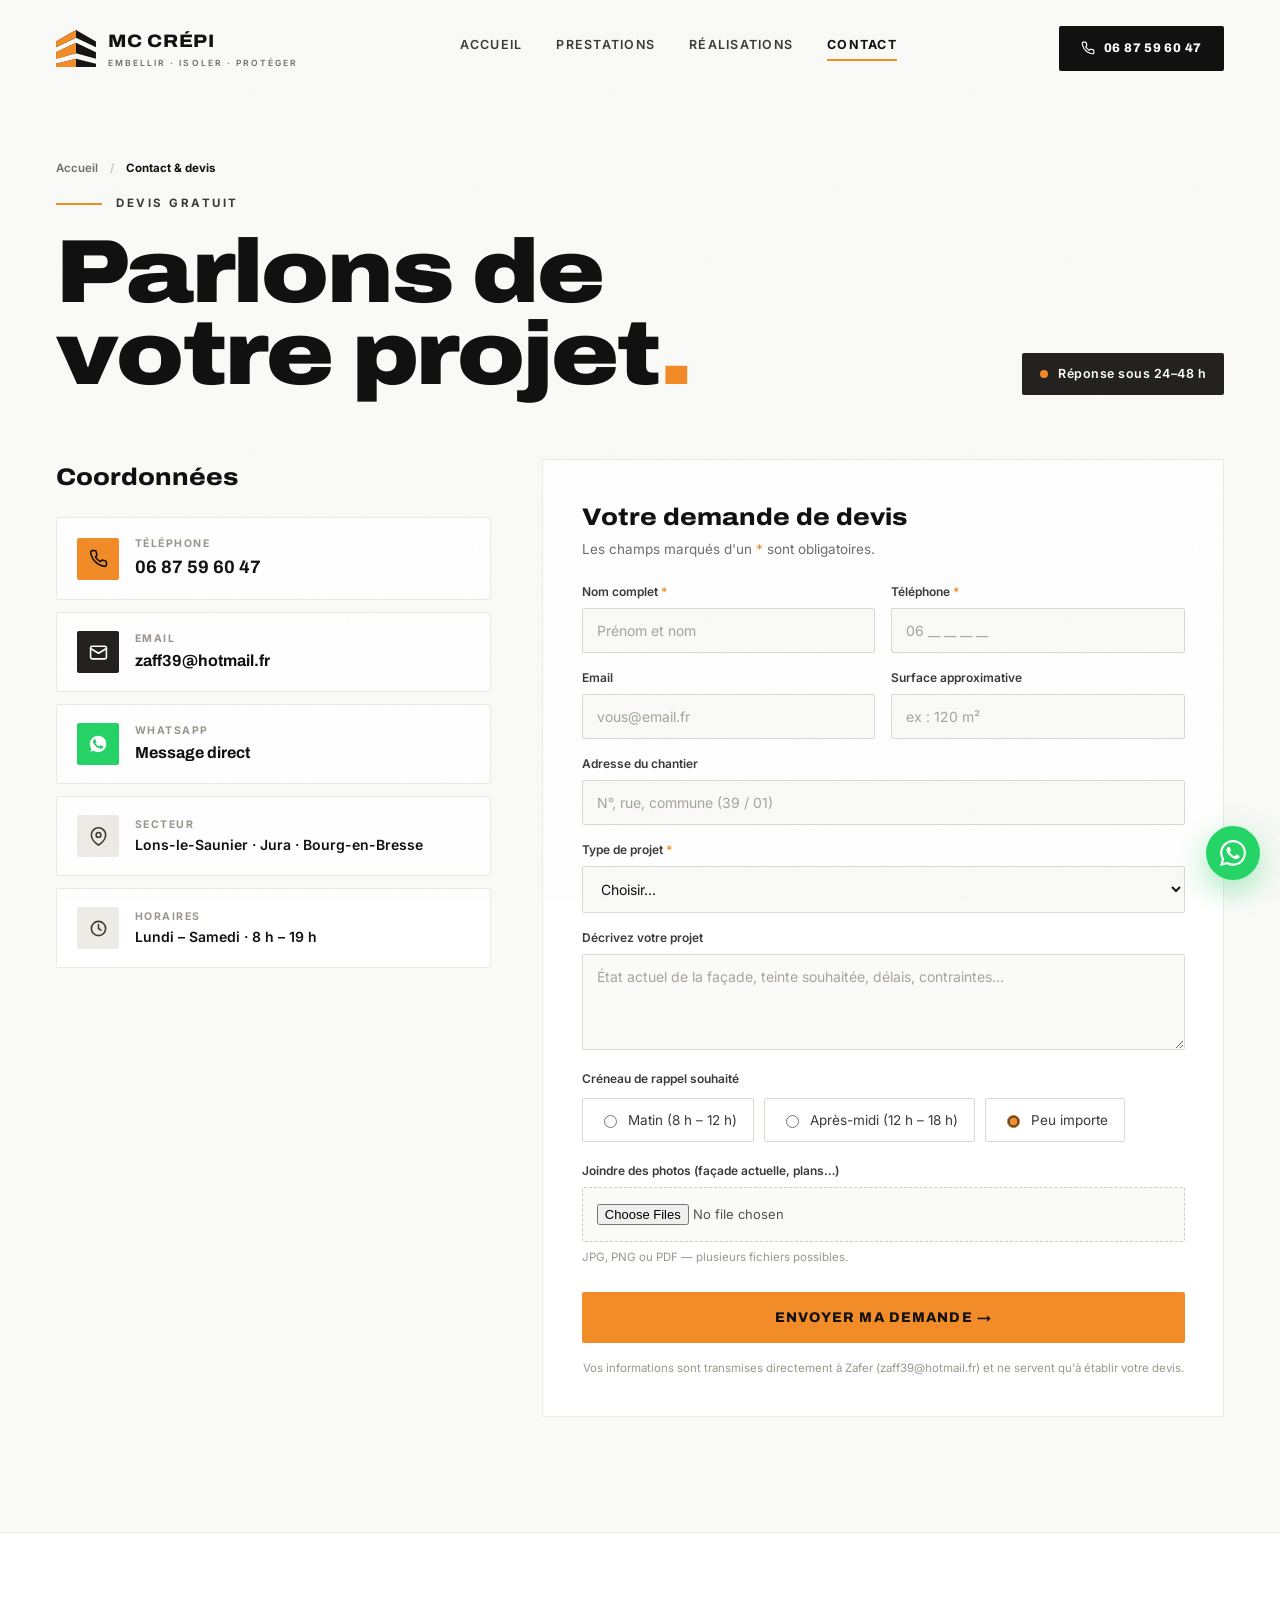
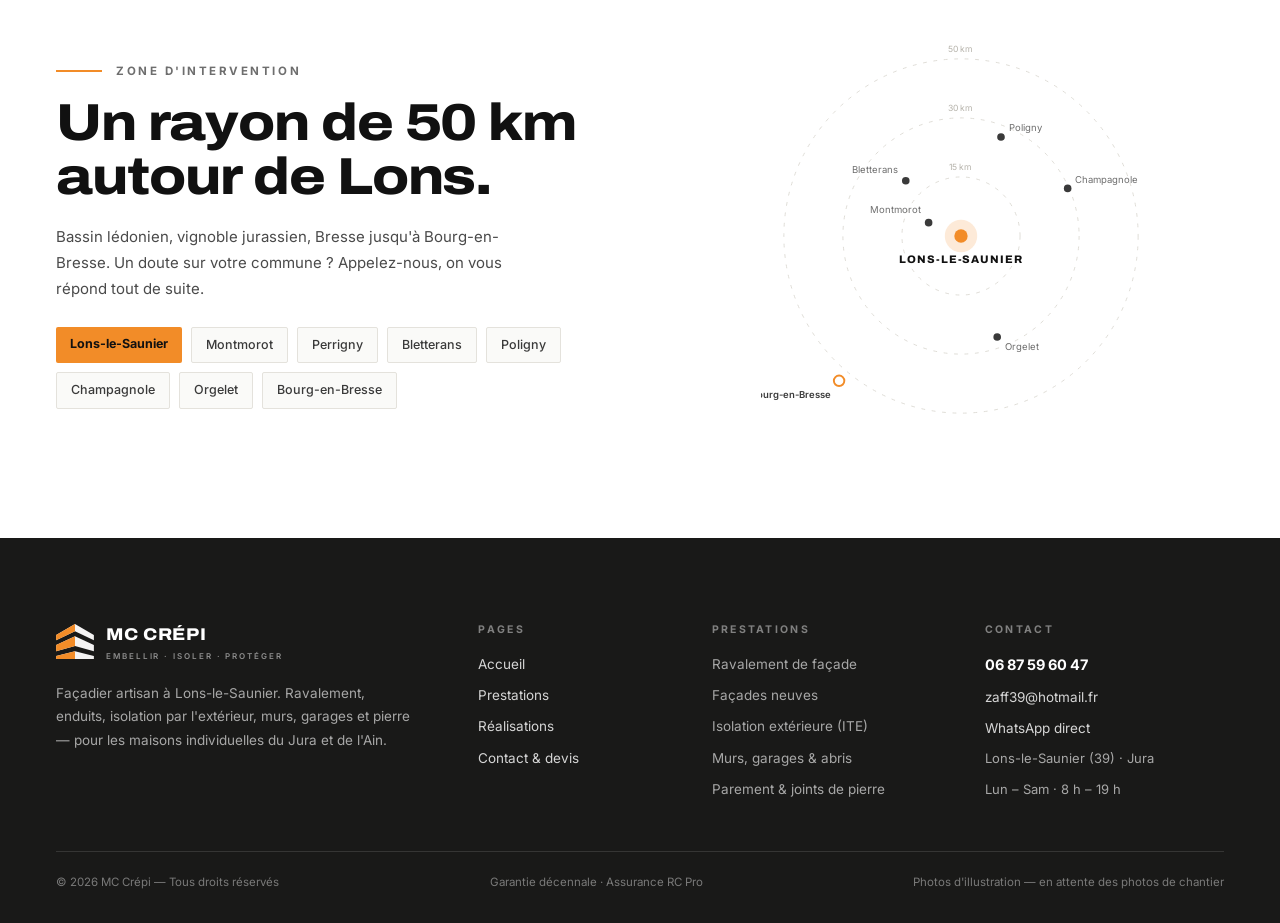
<file: site/contact.html>
<!DOCTYPE html>
<html lang="fr">
<head>
<meta charset="utf-8">
<meta name="viewport" content="width=device-width, initial-scale=1">
<title>Contact &amp; devis — MC Crépi, façadier à Lons-le-Saunier | 06 87 59 60 47</title>
<meta content="Demandez votre devis gratuit à MC Crépi, façadier à Lons-le-Saunier. Téléphone 06 87 59 60 47, email zaff39@hotmail.fr, WhatsApp. Réponse sous 24–48 h. Jura et Bourg-en-Bresse." name="description"/>
<link href="https://fonts.googleapis.com" rel="preconnect"/>
<link crossorigin="anonymous" href="https://fonts.gstatic.com" rel="preconnect"/>
<link href="https://fonts.googleapis.com/css2?family=Archivo:wdth,wght@62..125,100..900&amp;family=Inter:wght@400;500;600;700&amp;display=swap" rel="stylesheet"/>
<link rel="stylesheet" href="assets/site.css">
</head>
<body>
<div style="font-family:Inter,system-ui,sans-serif;background:#FAFAF8;color:#1A1A1A;overflow-x:clip;font-size:16px;line-height:1.5">
<header id="mc-header" style="position:fixed;top:0;left:0;right:0;z-index:100;display:flex;align-items:center;justify-content:space-between;gap:24px;padding:26px clamp(20px,4.5vw,56px);transition:padding .35s ease,background .35s ease,box-shadow .35s ease">
<a href="index.html" style="display:flex;align-items:center;gap:12px">
<svg aria-hidden="true" height="37" viewbox="100.7 87.3 173.6 160.8" width="40"><path d="M 274.222656 234.4375 L 274.222656 247.976562 L 100.773438 247.976562 L 100.773438 234.4375 L 187.496094 211.984375 Z M 274.222656 183.476562 L 274.222656 212.769531 L 187.496094 188.28125 L 100.773438 212.769531 L 100.773438 183.476562 L 187.496094 143.140625 Z M 100.773438 162.453125 L 187.496094 121.054688 L 274.222656 162.453125 L 274.222656 137.457031 L 187.496094 87.371094 L 100.773438 137.457031 Z" fill-rule="evenodd" style="fill:#161513"></path><path d="M 187.496094 211.984375 L 187.496094 247.976562 L 100.773438 247.976562 L 100.773438 234.4375 Z M 187.496094 143.183594 L 187.496094 188.324219 L 100.773438 212.8125 L 100.773438 183.519531 Z M 100.773438 162.453125 L 187.496094 121.054688 L 187.496094 87.371094 L 100.773438 137.457031 Z" fill-rule="evenodd" style="fill:var(--accent,#F28C28)"></path></svg>
<span style="display:flex;flex-direction:column;gap:2px">
<span style="font-family:Archivo,sans-serif;font-weight:800;font-stretch:112%;font-size:18px;letter-spacing:0.04em;color:#111">MC CRÉPI</span>
<span style="font-size:8.5px;font-weight:600;letter-spacing:0.24em;color:#6E6E6E">EMBELLIR · ISOLER · PROTÉGER</span>
</span>
</a>
<div class="mc-only-desktop">
<nav style="display:flex;align-items:center;gap:34px">
<a href="index.html" style="font-size:12.5px;font-weight:600;letter-spacing:0.1em;color:#3A3A3A;border-bottom:2px solid transparent;padding-bottom:4px">ACCUEIL</a>
<a href="prestations.html" style="font-size:12.5px;font-weight:600;letter-spacing:0.1em;color:#3A3A3A;border-bottom:2px solid transparent;padding-bottom:4px">PRESTATIONS</a>
<a href="realisations.html" style="font-size:12.5px;font-weight:600;letter-spacing:0.1em;color:#3A3A3A;border-bottom:2px solid transparent;padding-bottom:4px">RÉALISATIONS</a>
<a href="contact.html" style="font-size:12.5px;font-weight:700;letter-spacing:0.1em;color:#111;border-bottom:2px solid var(--accent,#F28C28);padding-bottom:4px">CONTACT</a>
</nav>
</div>
<div class="mc-only-desktop">
<a href="tel:+33687596047" style="display:flex;align-items:center;gap:9px;background:#111;color:#FFFFFF;padding:13px 22px;border-radius:2px;font-family:Archivo,sans-serif;font-weight:800;font-size:12.5px;letter-spacing:0.06em" style-hover="background:#000;color:#FFFFFF;transform:translateY(-1px)"><svg fill="none" height="14" stroke="currentColor" stroke-linecap="round" stroke-linejoin="round" stroke-width="2" viewbox="0 0 24 24" width="14"><path d="M22 16.92v3a2 2 0 0 1-2.18 2 19.79 19.79 0 0 1-8.63-3.07 19.5 19.5 0 0 1-6-6 19.79 19.79 0 0 1-3.07-8.67A2 2 0 0 1 4.11 2h3a2 2 0 0 1 2 1.72c.127.96.361 1.903.7 2.81a2 2 0 0 1-.45 2.11L8.09 9.91a16 16 0 0 0 6 6l1.27-1.27a2 2 0 0 1 2.11-.45c.907.339 1.85.573 2.81.7A2 2 0 0 1 22 16.92z"></path></svg>06 87 59 60 47</a>
</div>
<div class="mc-only-mobile">
<button aria-label="Menu" data-mc="toggle-menu" style="width:44px;height:44px;display:flex;flex-direction:column;align-items:center;justify-content:center;gap:5px;background:transparent;border:1px solid #DDDBD5;border-radius:2px;cursor:pointer;padding:0">
<span style="width:18px;height:2px;background:#111;display:block"></span>
<span style="width:18px;height:2px;background:var(--accent,#F28C28);display:block"></span>
<span style="width:18px;height:2px;background:#111;display:block"></span>
</button>
</div>
</header>

<div id="mc-menu" style="position:fixed;inset:0;z-index:99;background:#FAFAF8;display:none;flex-direction:column;justify-content:center;padding:0 32px;gap:6px">
<a href="index.html" style="font-family:Archivo,sans-serif;font-weight:900;font-stretch:112%;font-size:36px;color:#111;padding:10px 0;border-bottom:1px solid #ECEAE5">Accueil</a>
<a href="prestations.html" style="font-family:Archivo,sans-serif;font-weight:900;font-stretch:112%;font-size:36px;color:#111;padding:10px 0;border-bottom:1px solid #ECEAE5">Prestations</a>
<a href="realisations.html" style="font-family:Archivo,sans-serif;font-weight:900;font-stretch:112%;font-size:36px;color:#111;padding:10px 0;border-bottom:1px solid #ECEAE5">Réalisations</a>
<a href="contact.html" style="font-family:Archivo,sans-serif;font-weight:900;font-stretch:112%;font-size:36px;color:var(--accent,#F28C28);padding:10px 0;border-bottom:1px solid #ECEAE5">Contact</a>
<div style="display:flex;flex-wrap:wrap;gap:12px;margin-top:26px">
<a href="tel:+33687596047" style="background:#111;color:#fff;padding:16px 24px;border-radius:2px;font-weight:700;font-size:14px">06 87 59 60 47</a>
<a href="https://wa.me/33687596047" rel="noopener" style="background:#25D366;color:#fff;padding:16px 24px;border-radius:2px;font-weight:700;font-size:14px" target="_blank">WhatsApp</a>
</div>
</div>

<section data-screen-label="Contact — Hero" style="padding:160px clamp(20px,4.5vw,56px) 20px;background:#FAFAF8">
<div style="max-width:1500px;margin:0 auto">
<div style="display:flex;align-items:center;gap:12px;margin-bottom:18px;font-size:11.5px;font-weight:600;color:#6E6E6E">
<a href="index.html" style="color:#6E6E6E">Accueil</a><span style="color:#C7C4BD">/</span><span style="color:#111;font-weight:700">Contact &amp; devis</span>
</div>
<div style="display:flex;flex-wrap:wrap;align-items:flex-end;justify-content:space-between;gap:26px">
<div>
<div style="display:flex;align-items:center;gap:14px;margin-bottom:18px"><span style="width:46px;height:2px;background:var(--accent,#F28C28);display:block"></span><span style="font-size:11.5px;font-weight:700;letter-spacing:0.22em;color:#3A3A3A">DEVIS GRATUIT</span></div>
<h1 style="margin:0;font-family:Archivo,sans-serif;font-weight:900;font-stretch:116%;font-size:clamp(44px,7vw,104px);line-height:0.92;letter-spacing:-0.025em;color:#111">Parlons de<br/>votre projet<span style="color:var(--accent,#F28C28)">.</span></h1>
</div>
<div style="display:inline-flex;align-items:center;gap:10px;background:#232220;color:#FFFFFF;padding:12px 18px;border-radius:2px">
<span style="width:8px;height:8px;border-radius:50%;background:var(--accent,#F28C28);display:block"></span>
<span style="font-size:12.5px;font-weight:600;letter-spacing:0.04em">Réponse sous 24–48 h</span>
</div>
</div>
</div>
</section>
<section data-screen-label="Contact + Formulaire" style="padding:44px clamp(20px,4.5vw,56px) clamp(70px,9vw,120px);background:#FAFAF8">
<div style="max-width:1500px;margin:0 auto;display:flex;flex-wrap:wrap;gap:clamp(32px,4vw,64px);align-items:flex-start">
<div style="flex:1 1 340px;min-width:300px;position:sticky;top:110px">
<h2 style="margin:0 0 22px;font-family:Archivo,sans-serif;font-weight:800;font-stretch:112%;font-size:24px;color:#111">Coordonnées</h2>
<div style="display:flex;flex-direction:column;gap:12px">
<a href="tel:+33687596047" style="display:flex;align-items:center;gap:16px;background:#FFFFFF;border:1px solid #ECEAE5;padding:18px 20px;border-radius:2px" style-hover="border-color:var(--accent,#F28C28);transform:translateX(3px)">
<span style="width:42px;height:42px;flex:none;border-radius:2px;background:var(--accent,#F28C28);display:flex;align-items:center;justify-content:center"><svg fill="none" height="19" stroke="#111" stroke-linecap="round" stroke-linejoin="round" stroke-width="2" viewbox="0 0 24 24" width="19"><path d="M22 16.92v3a2 2 0 0 1-2.18 2 19.79 19.79 0 0 1-8.63-3.07 19.5 19.5 0 0 1-6-6 19.79 19.79 0 0 1-3.07-8.67A2 2 0 0 1 4.11 2h3a2 2 0 0 1 2 1.72c.127.96.361 1.903.7 2.81a2 2 0 0 1-.45 2.11L8.09 9.91a16 16 0 0 0 6 6l1.27-1.27a2 2 0 0 1 2.11-.45c.907.339 1.85.573 2.81.7A2 2 0 0 1 22 16.92z"></path></svg></span>
<span style="display:flex;flex-direction:column;gap:2px"><span style="font-size:10.5px;font-weight:700;letter-spacing:0.14em;color:#9A968F">TÉLÉPHONE</span><span style="font-family:Archivo,sans-serif;font-weight:700;font-size:18px;color:#111">06 87 59 60 47</span></span>
</a>
<a href="mailto:zaff39@hotmail.fr" style="display:flex;align-items:center;gap:16px;background:#FFFFFF;border:1px solid #ECEAE5;padding:18px 20px;border-radius:2px" style-hover="border-color:var(--accent,#F28C28);transform:translateX(3px)">
<span style="width:42px;height:42px;flex:none;border-radius:2px;background:#232220;display:flex;align-items:center;justify-content:center"><svg fill="none" height="19" stroke="#FFFFFF" stroke-linecap="round" stroke-linejoin="round" stroke-width="2" viewbox="0 0 24 24" width="19"><rect height="16" rx="2" width="20" x="2" y="4"></rect><path d="M22 7l-10 6L2 7"></path></svg></span>
<span style="display:flex;flex-direction:column;gap:2px"><span style="font-size:10.5px;font-weight:700;letter-spacing:0.14em;color:#9A968F">EMAIL</span><span style="font-family:Archivo,sans-serif;font-weight:700;font-size:16px;color:#111">zaff39@hotmail.fr</span></span>
</a>
<a href="https://wa.me/33687596047" rel="noopener" style="display:flex;align-items:center;gap:16px;background:#FFFFFF;border:1px solid #ECEAE5;padding:18px 20px;border-radius:2px" style-hover="border-color:#25D366;transform:translateX(3px)" target="_blank">
<span style="width:42px;height:42px;flex:none;border-radius:2px;background:#25D366;display:flex;align-items:center;justify-content:center"><svg fill="#FFFFFF" height="20" viewbox="0 0 24 24" width="20"><path d="M17.472 14.382c-.297-.149-1.758-.867-2.03-.967-.273-.099-.471-.148-.67.15-.197.297-.767.966-.94 1.164-.173.199-.347.223-.644.075-.297-.15-1.255-.463-2.39-1.475-.883-.788-1.48-1.761-1.653-2.059-.173-.297-.018-.458.13-.606.134-.133.297-.347.446-.52.149-.174.198-.298.297-.497.1-.198.05-.371-.025-.52-.075-.149-.669-1.612-.916-2.207-.242-.579-.487-.5-.669-.51-.173-.008-.371-.01-.57-.01-.198 0-.52.074-.792.372-.272.297-1.04 1.016-1.04 2.479 0 1.462 1.065 2.875 1.213 3.074.149.198 2.096 3.2 5.077 4.487.709.306 1.262.489 1.694.625.712.227 1.36.195 1.871.118.571-.085 1.758-.719 2.006-1.413.248-.694.248-1.289.173-1.413-.074-.124-.272-.198-.57-.347m-5.421 7.403h-.004a9.87 9.87 0 01-5.031-1.378l-.361-.214-3.741.982.998-3.648-.235-.374a9.86 9.86 0 01-1.51-5.26c.001-5.45 4.436-9.884 9.888-9.884 2.64 0 5.122 1.03 6.988 2.898a9.825 9.825 0 012.893 6.994c-.003 5.45-4.437 9.884-9.885 9.884"></path></svg></span>
<span style="display:flex;flex-direction:column;gap:2px"><span style="font-size:10.5px;font-weight:700;letter-spacing:0.14em;color:#9A968F">WHATSAPP</span><span style="font-family:Archivo,sans-serif;font-weight:700;font-size:16px;color:#111">Message direct</span></span>
</a>
<div style="display:flex;align-items:center;gap:16px;background:#FFFFFF;border:1px solid #ECEAE5;padding:18px 20px;border-radius:2px">
<span style="width:42px;height:42px;flex:none;border-radius:2px;background:#EDEBE6;display:flex;align-items:center;justify-content:center"><svg fill="none" height="19" stroke="#3A3A3A" stroke-linecap="round" stroke-linejoin="round" stroke-width="2" viewbox="0 0 24 24" width="19"><path d="M21 10c0 7-9 13-9 13s-9-6-9-13a9 9 0 0 1 18 0z"></path><circle cx="12" cy="10" r="3"></circle></svg></span>
<span style="display:flex;flex-direction:column;gap:2px"><span style="font-size:10.5px;font-weight:700;letter-spacing:0.14em;color:#9A968F">SECTEUR</span><span style="font-size:14px;font-weight:600;color:#111">Lons-le-Saunier · Jura · Bourg-en-Bresse</span></span>
</div>
<div style="display:flex;align-items:center;gap:16px;background:#FFFFFF;border:1px solid #ECEAE5;padding:18px 20px;border-radius:2px">
<span style="width:42px;height:42px;flex:none;border-radius:2px;background:#EDEBE6;display:flex;align-items:center;justify-content:center"><svg fill="none" height="19" stroke="#3A3A3A" stroke-linecap="round" stroke-linejoin="round" stroke-width="2" viewbox="0 0 24 24" width="19"><circle cx="12" cy="12" r="9"></circle><path d="M12 7v5l3 2"></path></svg></span>
<span style="display:flex;flex-direction:column;gap:2px"><span style="font-size:10.5px;font-weight:700;letter-spacing:0.14em;color:#9A968F">HORAIRES</span><span style="font-size:14px;font-weight:600;color:#111">Lundi – Samedi · 8 h – 19 h</span></span>
</div>
</div>
</div>
<div style="flex:1.5 1 460px;min-width:300px;background:#FFFFFF;border:1px solid #ECEAE5;padding:clamp(24px,3vw,40px)">
<div id="mc-form-sent" style="display:none">
<div style="display:flex;flex-direction:column;align-items:flex-start;gap:14px;padding:20px 0">
<span style="width:54px;height:54px;border-radius:50%;background:var(--accent,#F28C28);display:flex;align-items:center;justify-content:center"><svg fill="none" height="26" stroke="#111" stroke-linecap="round" stroke-linejoin="round" stroke-width="3" viewbox="0 0 24 24" width="26"><path d="M20 6L9 17l-5-5"></path></svg></span>
<h2 style="margin:0;font-family:Archivo,sans-serif;font-weight:800;font-size:26px;color:#111">Demande envoyée, merci !</h2>
<p style="margin:0;font-size:15px;line-height:1.7;color:#55524C;max-width:440px">Zafer revient vers vous sous 24 à 48 h avec un devis. Besoin d'une réponse plus rapide ? Appelez le <a href="tel:+33687596047" style="color:var(--accent,#F28C28);font-weight:700">06 87 59 60 47</a> ou écrivez sur <a href="https://wa.me/33687596047" rel="noopener" style="color:var(--accent,#F28C28);font-weight:700" target="_blank">WhatsApp</a>.</p>
</div>
</div>
<div id="mc-form-open">
<form action="https://formsubmit.co/zaff39@hotmail.fr" data-mc="form-submit" enctype="multipart/form-data" method="POST" target="_blank">
<input name="_subject" type="hidden" value="Nouvelle demande de devis — MC Crépi"/>
<input name="_template" type="hidden" value="table"/>
<input name="_captcha" type="hidden" value="false"/>
<input autocomplete="off" name="_honey" style="display:none" tabindex="-1" type="text"/>
<h2 style="margin:0 0 4px;font-family:Archivo,sans-serif;font-weight:800;font-stretch:112%;font-size:24px;color:#111">Votre demande de devis</h2>
<p style="margin:0 0 24px;font-size:13.5px;color:#6E6E6E">Les champs marqués d'un <span style="color:var(--accent,#F28C28)">*</span> sont obligatoires.</p>
<div style="display:grid;grid-template-columns:repeat(auto-fit,minmax(220px,1fr));gap:16px">
<label style="display:flex;flex-direction:column;gap:7px"><span style="font-size:12px;font-weight:600;color:#3A3A3A">Nom complet <span style="color:var(--accent,#F28C28)">*</span></span><input name="Nom" placeholder="Prénom et nom" required="" style="border:1px solid #DCD9D2;border-radius:2px;padding:13px 14px;font-size:14px;color:#111;background:#FAFAF8;outline:none" style-focus="border-color:var(--accent,#F28C28);background:#FFFFFF" type="text"/></label>
<label style="display:flex;flex-direction:column;gap:7px"><span style="font-size:12px;font-weight:600;color:#3A3A3A">Téléphone <span style="color:var(--accent,#F28C28)">*</span></span><input name="Téléphone" placeholder="06 __ __ __ __" required="" style="border:1px solid #DCD9D2;border-radius:2px;padding:13px 14px;font-size:14px;color:#111;background:#FAFAF8;outline:none" style-focus="border-color:var(--accent,#F28C28);background:#FFFFFF" type="tel"/></label>
<label style="display:flex;flex-direction:column;gap:7px"><span style="font-size:12px;font-weight:600;color:#3A3A3A">Email</span><input name="Email" placeholder="vous@email.fr" style="border:1px solid #DCD9D2;border-radius:2px;padding:13px 14px;font-size:14px;color:#111;background:#FAFAF8;outline:none" style-focus="border-color:var(--accent,#F28C28);background:#FFFFFF" type="email"/></label>
<label style="display:flex;flex-direction:column;gap:7px"><span style="font-size:12px;font-weight:600;color:#3A3A3A">Surface approximative</span><input inputmode="numeric" name="Surface approx" placeholder="ex : 120 m²" style="border:1px solid #DCD9D2;border-radius:2px;padding:13px 14px;font-size:14px;color:#111;background:#FAFAF8;outline:none" style-focus="border-color:var(--accent,#F28C28);background:#FFFFFF" type="text"/></label>
</div>
<label style="display:flex;flex-direction:column;gap:7px;margin-top:16px"><span style="font-size:12px;font-weight:600;color:#3A3A3A">Adresse du chantier</span><input name="Adresse du chantier" placeholder="N°, rue, commune (39 / 01)" style="border:1px solid #DCD9D2;border-radius:2px;padding:13px 14px;font-size:14px;color:#111;background:#FAFAF8;outline:none" style-focus="border-color:var(--accent,#F28C28);background:#FFFFFF" type="text"/></label>
<label style="display:flex;flex-direction:column;gap:7px;margin-top:16px"><span style="font-size:12px;font-weight:600;color:#3A3A3A">Type de projet <span style="color:var(--accent,#F28C28)">*</span></span>
<select name="Type de projet" required="" style="border:1px solid #DCD9D2;border-radius:2px;padding:13px 14px;font-size:14px;color:#111;background:#FAFAF8;outline:none;cursor:pointer" style-focus="border-color:var(--accent,#F28C28);background:#FFFFFF">
<option disabled="" selected="" value="">Choisir…</option>
<option>Ravalement / rénovation de façade</option>
<option>Façade de maison neuve</option>
<option>Isolation extérieure (ITE)</option>
<option>Mur de jardin / clôture</option>
<option>Garage / abri de jardin</option>
<option>Parement ou joints de pierre</option>
<option>Autre</option>
</select>
</label>
<label style="display:flex;flex-direction:column;gap:7px;margin-top:16px"><span style="font-size:12px;font-weight:600;color:#3A3A3A">Décrivez votre projet</span><textarea name="Description" placeholder="État actuel de la façade, teinte souhaitée, délais, contraintes…" rows="4" style="border:1px solid #DCD9D2;border-radius:2px;padding:13px 14px;font-size:14px;color:#111;background:#FAFAF8;outline:none;resize:vertical" style-focus="border-color:var(--accent,#F28C28);background:#FFFFFF"></textarea></label>
<div style="margin-top:20px">
<span style="font-size:12px;font-weight:600;color:#3A3A3A;display:block;margin-bottom:10px">Créneau de rappel souhaité</span>
<div style="display:flex;flex-wrap:wrap;gap:10px">
<label style="display:flex;align-items:center;gap:8px;border:1px solid #DCD9D2;border-radius:2px;padding:11px 16px;cursor:pointer;font-size:13.5px;color:#3A3A3A"><input name="Créneau de rappel" style="accent-color:var(--accent,#F28C28)" type="radio" value="Matin (8h–12h)"/>Matin (8 h – 12 h)</label>
<label style="display:flex;align-items:center;gap:8px;border:1px solid #DCD9D2;border-radius:2px;padding:11px 16px;cursor:pointer;font-size:13.5px;color:#3A3A3A"><input name="Créneau de rappel" style="accent-color:var(--accent,#F28C28)" type="radio" value="Après-midi (12h–18h)"/>Après-midi (12 h – 18 h)</label>
<label style="display:flex;align-items:center;gap:8px;border:1px solid #DCD9D2;border-radius:2px;padding:11px 16px;cursor:pointer;font-size:13.5px;color:#3A3A3A"><input checked="" name="Créneau de rappel" style="accent-color:var(--accent,#F28C28)" type="radio" value="Peu importe"/>Peu importe</label>
</div>
</div>
<label style="display:flex;flex-direction:column;gap:7px;margin-top:20px"><span style="font-size:12px;font-weight:600;color:#3A3A3A">Joindre des photos (façade actuelle, plans…)</span>
<input accept="image/*,.pdf" multiple name="attachment" style="font-size:13px;color:#55524C;border:1px dashed #CFCCC5;border-radius:2px;padding:16px 14px;background:#FAFAF8;cursor:pointer" type="file"/>
<span style="font-size:11.5px;color:#9A968F">JPG, PNG ou PDF — plusieurs fichiers possibles.</span>
</label>
<button style="margin-top:26px;width:100%;background:var(--accent,#F28C28);color:#111;border:none;padding:18px;border-radius:2px;font-family:Archivo,sans-serif;font-weight:800;font-size:14px;letter-spacing:0.08em;cursor:pointer" style-hover="filter:brightness(0.93)" type="submit">ENVOYER MA DEMANDE →</button>
<p style="margin:16px 0 0;font-size:11.5px;line-height:1.6;color:#9A968F;text-align:center">Vos informations sont transmises directement à Zafer (zaff39@hotmail.fr) et ne servent qu'à établir votre devis.</p>
</form>
</div>
</div>
</div>
</section>
<section data-screen-label="Zone d'intervention" style="background:#FFFFFF;border-top:1px solid #EFEDE8;padding:clamp(64px,8vw,110px) clamp(20px,4.5vw,56px)">
<div style="max-width:1500px;margin:0 auto;display:flex;flex-wrap:wrap;align-items:center;gap:48px clamp(40px,6vw,100px)">
<div style="flex:1 1 380px">
<div style="display:flex;align-items:center;gap:14px;margin-bottom:16px"><span style="width:46px;height:2px;background:var(--accent,#F28C28);display:block"></span><span style="font-size:11.5px;font-weight:700;letter-spacing:0.22em;color:#6E6E6E">ZONE D'INTERVENTION</span></div>
<h2 style="margin:0;font-family:Archivo,sans-serif;font-weight:800;font-stretch:114%;font-size:clamp(30px,4.2vw,52px);line-height:1.04;letter-spacing:-0.02em;color:#111">Un rayon de 50 km autour de Lons.</h2>
<p style="margin:20px 0 0;font-size:15px;line-height:1.75;color:#4A4A4A;max-width:460px;text-wrap:pretty">Bassin lédonien, vignoble jurassien, Bresse jusqu'à Bourg-en-Bresse. Un doute sur votre commune ? Appelez-nous, on vous répond tout de suite.</p>
<div style="display:flex;flex-wrap:wrap;gap:9px;margin-top:24px">
<span style="background:var(--accent,#F28C28);color:#111;font-size:12.5px;font-weight:700;padding:8px 14px;border-radius:2px">Lons-le-Saunier</span>
<span style="border:1px solid #E4E2DC;background:#FAFAF8;color:#3A3A3A;font-size:12.5px;font-weight:500;padding:8px 14px;border-radius:2px">Montmorot</span>
<span style="border:1px solid #E4E2DC;background:#FAFAF8;color:#3A3A3A;font-size:12.5px;font-weight:500;padding:8px 14px;border-radius:2px">Perrigny</span>
<span style="border:1px solid #E4E2DC;background:#FAFAF8;color:#3A3A3A;font-size:12.5px;font-weight:500;padding:8px 14px;border-radius:2px">Bletterans</span>
<span style="border:1px solid #E4E2DC;background:#FAFAF8;color:#3A3A3A;font-size:12.5px;font-weight:500;padding:8px 14px;border-radius:2px">Poligny</span>
<span style="border:1px solid #E4E2DC;background:#FAFAF8;color:#3A3A3A;font-size:12.5px;font-weight:500;padding:8px 14px;border-radius:2px">Champagnole</span>
<span style="border:1px solid #E4E2DC;background:#FAFAF8;color:#3A3A3A;font-size:12.5px;font-weight:500;padding:8px 14px;border-radius:2px">Orgelet</span>
<span style="border:1px solid #E4E2DC;background:#FAFAF8;color:#3A3A3A;font-size:12.5px;font-weight:500;padding:8px 14px;border-radius:2px">Bourg-en-Bresse</span>
</div>
</div>
<div style="flex:1 1 340px;display:flex;justify-content:center">
<svg aria-label="Carte stylisée de la zone d'intervention autour de Lons-le-Saunier" role="img" style="width:min(400px,100%);height:auto" viewbox="0 0 420 420">
<circle cx="210" cy="210" fill="none" r="62" stroke="#DEDCD5" stroke-dasharray="4 7"></circle>
<circle cx="210" cy="210" fill="none" r="124" stroke="#DEDCD5" stroke-dasharray="4 7"></circle>
<circle cx="210" cy="210" fill="none" r="186" stroke="#DEDCD5" stroke-dasharray="4 7"></circle>
<text fill="#B5B2AA" font-family="Inter,sans-serif" font-size="9" text-anchor="middle" x="210" y="141">15 km</text>
<text fill="#B5B2AA" font-family="Inter,sans-serif" font-size="9" text-anchor="middle" x="210" y="79">30 km</text>
<text fill="#B5B2AA" font-family="Inter,sans-serif" font-size="9" text-anchor="middle" x="210" y="17">50 km</text>
<circle cx="210" cy="210" opacity="0.18" r="17" style="fill:var(--accent,#F28C28)"></circle>
<circle cx="210" cy="210" r="7" style="fill:var(--accent,#F28C28)"></circle>
<text fill="#111" font-family="Archivo,sans-serif" font-size="11.5" font-weight="800" letter-spacing="1" text-anchor="middle" x="210" y="238">LONS-LE-SAUNIER</text>
<circle cx="176" cy="196" fill="#3A3A3A" r="4"></circle><text fill="#6E6E6E" font-family="Inter,sans-serif" font-size="10" text-anchor="end" x="168" y="186">Montmorot</text>
<circle cx="152" cy="152" fill="#3A3A3A" r="4"></circle><text fill="#6E6E6E" font-family="Inter,sans-serif" font-size="10" text-anchor="end" x="144" y="144">Bletterans</text>
<circle cx="252" cy="106" fill="#3A3A3A" r="4"></circle><text fill="#6E6E6E" font-family="Inter,sans-serif" font-size="10" x="260" y="100">Poligny</text>
<circle cx="322" cy="160" fill="#3A3A3A" r="4"></circle><text fill="#6E6E6E" font-family="Inter,sans-serif" font-size="10" x="330" y="154">Champagnole</text>
<circle cx="248" cy="316" fill="#3A3A3A" r="4"></circle><text fill="#6E6E6E" font-family="Inter,sans-serif" font-size="10" x="256" y="330">Orgelet</text>
<circle cx="82" cy="362" fill="none" r="5.5" stroke-width="2" style="stroke:var(--accent,#F28C28)"></circle><text fill="#3A3A3A" font-family="Inter,sans-serif" font-size="10" font-weight="600" text-anchor="end" x="74" y="380">Bourg-en-Bresse</text>
</svg>
</div>
</div>
</section>
<footer data-screen-label="Footer" style="background:#191918;color:rgba(255,255,255,0.75);padding:clamp(56px,7vw,84px) clamp(20px,4.5vw,56px) 32px">
<div style="max-width:1500px;margin:0 auto">
<div style="display:flex;flex-wrap:wrap;gap:48px clamp(40px,5vw,90px)">
<div style="flex:2 1 280px;max-width:360px">
<div style="display:flex;align-items:center;gap:12px">
<svg aria-hidden="true" height="35" viewbox="100.7 87.3 173.6 160.8" width="38"><path d="M 274.222656 234.4375 L 274.222656 247.976562 L 100.773438 247.976562 L 100.773438 234.4375 L 187.496094 211.984375 Z M 274.222656 183.476562 L 274.222656 212.769531 L 187.496094 188.28125 L 100.773438 212.769531 L 100.773438 183.476562 L 187.496094 143.140625 Z M 100.773438 162.453125 L 187.496094 121.054688 L 274.222656 162.453125 L 274.222656 137.457031 L 187.496094 87.371094 L 100.773438 137.457031 Z" fill="#F4F3F3" fill-rule="evenodd"></path><path d="M 187.496094 211.984375 L 187.496094 247.976562 L 100.773438 247.976562 L 100.773438 234.4375 Z M 187.496094 143.183594 L 187.496094 188.324219 L 100.773438 212.8125 L 100.773438 183.519531 Z M 100.773438 162.453125 L 187.496094 121.054688 L 187.496094 87.371094 L 100.773438 137.457031 Z" fill-rule="evenodd" style="fill:var(--accent,#F28C28)"></path></svg>
<span style="display:flex;flex-direction:column;gap:2px"><span style="font-family:Archivo,sans-serif;font-weight:800;font-stretch:112%;font-size:17px;letter-spacing:0.04em;color:#FFFFFF">MC CRÉPI</span><span style="font-size:8px;font-weight:600;letter-spacing:0.24em;color:rgba(255,255,255,0.5)">EMBELLIR · ISOLER · PROTÉGER</span></span>
</div>
<p style="margin:20px 0 0;font-size:13.5px;line-height:1.75;color:rgba(255,255,255,0.62);text-wrap:pretty">Façadier artisan à Lons-le-Saunier. Ravalement, enduits, isolation par l'extérieur, murs, garages et pierre — pour les maisons individuelles du Jura et de l'Ain.</p>
</div>
<div style="flex:1 1 130px">
<p style="margin:0 0 16px;font-size:10.5px;font-weight:700;letter-spacing:0.22em;color:rgba(255,255,255,0.45)">PAGES</p>
<div style="display:flex;flex-direction:column;gap:11px">
<a href="index.html" style="font-size:13.5px;color:rgba(255,255,255,0.82)">Accueil</a>
<a href="prestations.html" style="font-size:13.5px;color:rgba(255,255,255,0.82)">Prestations</a>
<a href="realisations.html" style="font-size:13.5px;color:rgba(255,255,255,0.82)">Réalisations</a>
<a href="contact.html" style="font-size:13.5px;color:rgba(255,255,255,0.82)">Contact &amp; devis</a>
</div>
</div>
<div style="flex:1 1 170px">
<p style="margin:0 0 16px;font-size:10.5px;font-weight:700;letter-spacing:0.22em;color:rgba(255,255,255,0.45)">PRESTATIONS</p>
<div style="display:flex;flex-direction:column;gap:11px;font-size:13.5px;color:rgba(255,255,255,0.62)">
<span>Ravalement de façade</span><span>Façades neuves</span><span>Isolation extérieure (ITE)</span><span>Murs, garages &amp; abris</span><span>Parement &amp; joints de pierre</span>
</div>
</div>
<div style="flex:1 1 200px">
<p style="margin:0 0 16px;font-size:10.5px;font-weight:700;letter-spacing:0.22em;color:rgba(255,255,255,0.45)">CONTACT</p>
<div style="display:flex;flex-direction:column;gap:11px">
<a href="tel:+33687596047" style="font-size:14.5px;font-weight:700;color:#FFFFFF">06 87 59 60 47</a>
<a href="mailto:zaff39@hotmail.fr" style="font-size:13.5px;color:rgba(255,255,255,0.82)">zaff39@hotmail.fr</a>
<a href="https://wa.me/33687596047" rel="noopener" style="font-size:13.5px;color:rgba(255,255,255,0.82)" target="_blank">WhatsApp direct</a>
<span style="font-size:13px;color:rgba(255,255,255,0.62)">Lons-le-Saunier (39) · Jura</span>
<span style="font-size:13px;color:rgba(255,255,255,0.62)">Lun – Sam · 8 h – 19 h</span>
</div>
</div>
</div>
<div style="border-top:1px solid rgba(255,255,255,0.12);margin-top:52px;padding-top:22px;display:flex;flex-wrap:wrap;justify-content:space-between;gap:10px 24px;font-size:11.5px;color:rgba(255,255,255,0.42)">
<span>© 2026 MC Crépi — Tous droits réservés</span><span>Garantie décennale · Assurance RC Pro</span><span>Photos d'illustration — en attente des photos de chantier</span>
</div>
</div>
</footer>

<a aria-label="Écrire sur WhatsApp" href="https://wa.me/33687596047" rel="noopener" style="position:fixed;right:20px;bottom:20px;z-index:120;width:54px;height:54px;border-radius:50%;background:#25D366;display:flex;align-items:center;justify-content:center;box-shadow:0 10px 30px rgba(37,211,102,0.42)" style-hover="transform:scale(1.08)" target="_blank">
<svg fill="#FFFFFF" height="26" viewbox="0 0 24 24" width="26"><path d="M17.472 14.382c-.297-.149-1.758-.867-2.03-.967-.273-.099-.471-.148-.67.15-.197.297-.767.966-.94 1.164-.173.199-.347.223-.644.075-.297-.15-1.255-.463-2.39-1.475-.883-.788-1.48-1.761-1.653-2.059-.173-.297-.018-.458.13-.606.134-.133.297-.347.446-.52.149-.174.198-.298.297-.497.1-.198.05-.371-.025-.52-.075-.149-.669-1.612-.916-2.207-.242-.579-.487-.5-.669-.51-.173-.008-.371-.01-.57-.01-.198 0-.52.074-.792.372-.272.297-1.04 1.016-1.04 2.479 0 1.462 1.065 2.875 1.213 3.074.149.198 2.096 3.2 5.077 4.487.709.306 1.262.489 1.694.625.712.227 1.36.195 1.871.118.571-.085 1.758-.719 2.006-1.413.248-.694.248-1.289.173-1.413-.074-.124-.272-.198-.57-.347m-5.421 7.403h-.004a9.87 9.87 0 01-5.031-1.378l-.361-.214-3.741.982.998-3.648-.235-.374a9.86 9.86 0 01-1.51-5.26c.001-5.45 4.436-9.884 9.888-9.884 2.64 0 5.122 1.03 6.988 2.898a9.825 9.825 0 012.893 6.994c-.003 5.45-4.437 9.884-9.885 9.884m8.413-18.297A11.815 11.815 0 0012.05 0C5.495 0 .16 5.335.157 11.892c0 2.096.547 4.142 1.588 5.945L.057 24l6.305-1.654a11.882 11.882 0 005.683 1.448h.005c6.554 0 11.89-5.335 11.893-11.893a11.821 11.821 0 00-3.48-8.413"></path></svg>
</a>

</div>
<script src="assets/site.js"></script>
</body>
</html>
</file>
<file: site/assets/site.css>
/* MC Crépi — base styles.
   Rules copied verbatim from the Design Components prototypes' <style> block,
   plus a few helpers that replace the prototype's runtime-only conditionals
   (desktop/mobile show-hide). No visual change vs. the mockups. */

:root { --accent: #F28C28; }

html { scroll-behavior: smooth; scroll-padding-top: 86px; }
body { margin: 0; background: #FAFAF8; color: #1A1A1A; -webkit-font-smoothing: antialiased; text-rendering: optimizeLegibility; }
a { color: #111; text-decoration: none; transition: color .25s ease, background .25s ease, transform .25s ease, filter .25s ease, border-color .25s ease; }
a:hover { color: var(--accent, #F28C28); }
::selection { background: var(--accent, #F28C28); color: #111; }
input, select, textarea { font-family: inherit; }
input::placeholder, textarea::placeholder { color: #A8A49C; }

/* Subtle concrete grain overlay (from the mockups). */
body::after {
  content: ""; position: fixed; inset: 0; pointer-events: none; z-index: 80;
  opacity: .045; mix-blend-mode: multiply;
  background-image: url("data:image/svg+xml;utf8,<svg xmlns='http://www.w3.org/2000/svg' width='180' height='180'><filter id='n'><feTurbulence type='fractalNoise' baseFrequency='0.85' numOctaves='2' stitchTiles='stitch'/><feColorMatrix type='saturate' values='0'/></filter><rect width='180' height='180' filter='url(%23n)'/></svg>");
}

@keyframes mcBounce { 0%, 100% { transform: translate(-50%, 0); } 50% { transform: translate(-50%, 9px); } }

/* Desktop / mobile switch — replaces the prototype's <sc-if isDesktop/isMobile>.
   Breakpoint matches the mockups' matchMedia("(max-width:920px)"). */
.mc-only-desktop { display: contents; }
.mc-only-mobile  { display: none; }
@media (max-width: 920px) {
  .mc-only-desktop { display: none; }
  .mc-only-mobile  { display: contents; }
}
</file>
